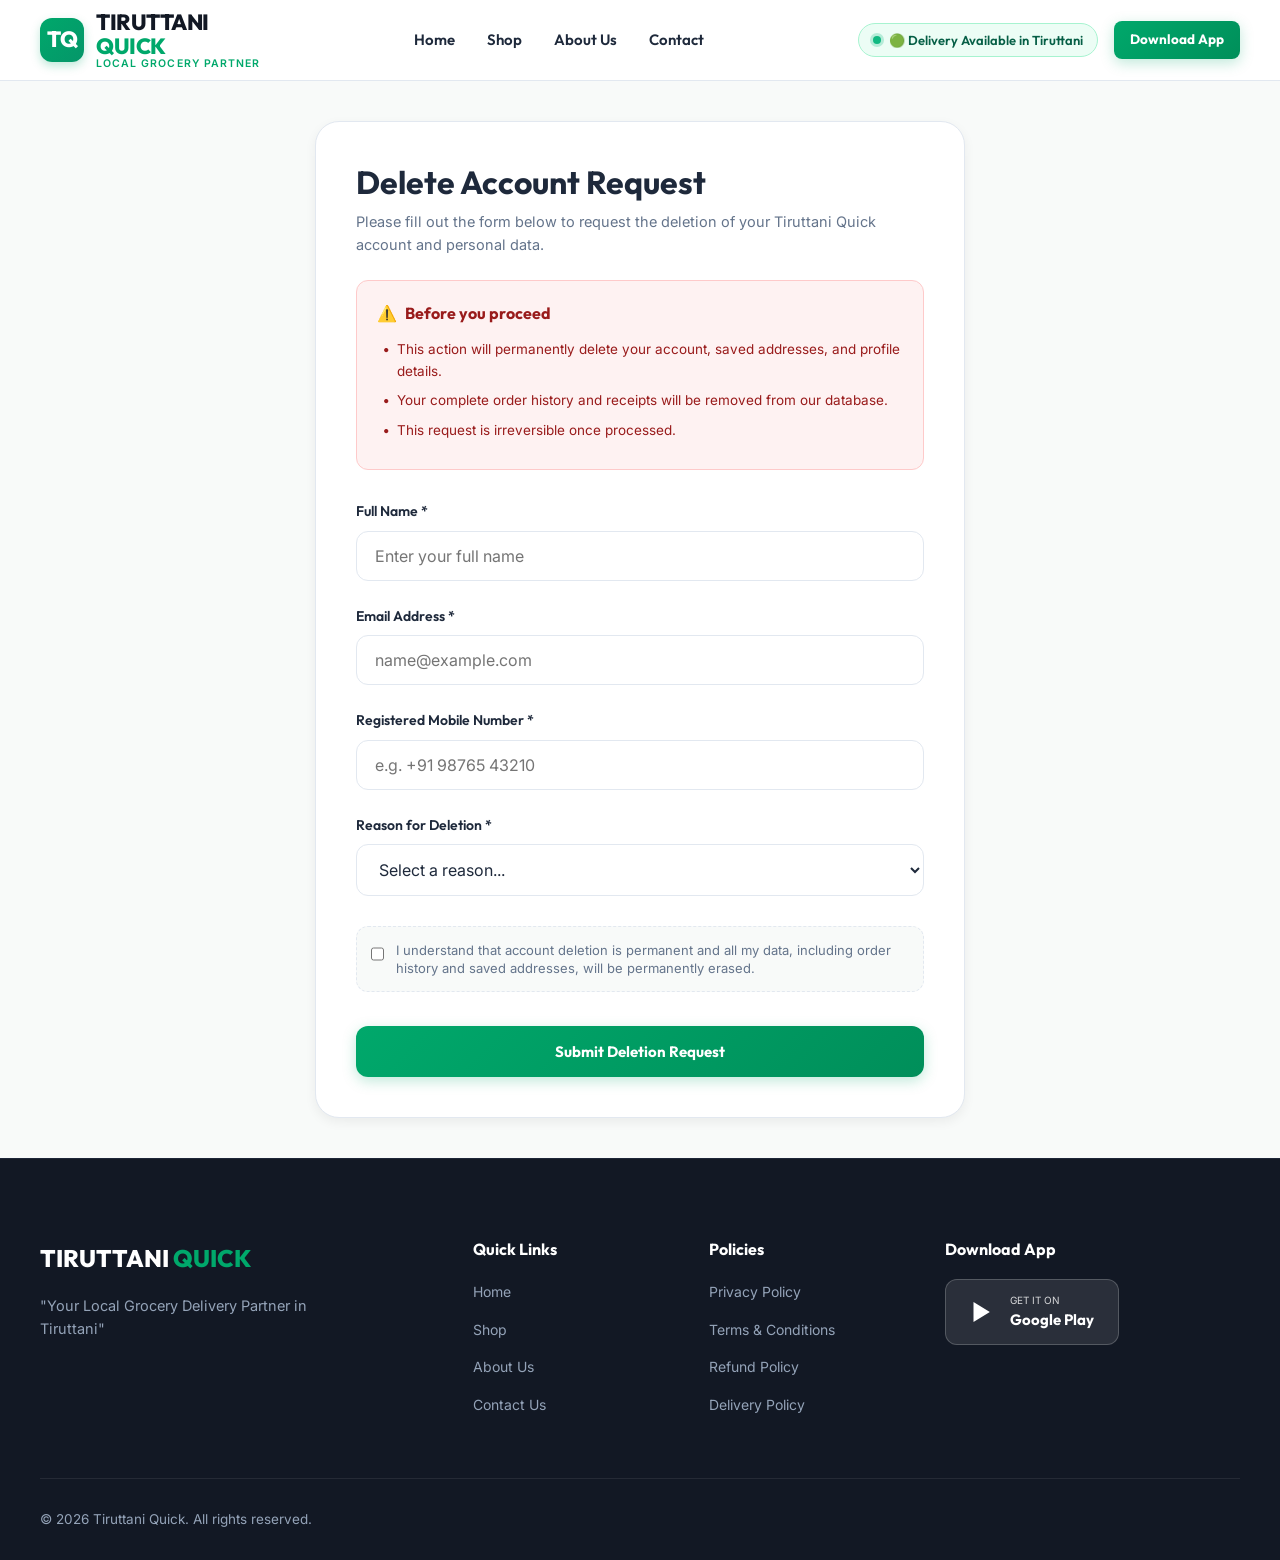
<file: delete-account.html>
<!DOCTYPE html>
<html lang="en">
<head>
  <meta charset="UTF-8">
  <meta name="viewport" content="width=device-width, initial-scale=1.0">
  <meta name="description" content="Request Account Deletion for Tiruttani Quick. Securely submit your account deletion request.">
  <title>Delete Account — Tiruttani Quick</title>
  
  <link rel="canonical" href="https://ranuka-stores.neocities.org/delete-account.html">
  <link rel="icon" type="image/svg+xml" href="data:image/svg+xml,<svg xmlns='http://www.w3.org/2000/svg' viewBox='0 0 100 100'><text y='.9em' font-size='90'>🛒</text></svg>">
  <link rel="stylesheet" href="css/style.css">
  
  <style>
    .form-container {
      background: var(--bg-surface);
      border: 1px solid var(--border-color);
      border-radius: var(--radius-xl);
      padding: 40px;
      max-width: 650px;
      margin: 40px auto;
      box-shadow: var(--shadow-md);
    }
    
    .warning-box {
      background: var(--danger-bg);
      border: 1px solid #FECACA;
      border-radius: var(--radius-md);
      padding: 20px;
      margin-bottom: 30px;
    }
    
    .warning-title {
      color: #991B1B;
      font-family: var(--font-title);
      font-size: 16px;
      font-weight: 700;
      display: flex;
      align-items: center;
      gap: 8px;
      margin-bottom: 12px;
    }
    
    .warning-list {
      list-style: none;
    }
    
    .warning-item {
      font-size: 13.5px;
      color: #991B1B;
      margin-bottom: 8px;
      padding-left: 20px;
      position: relative;
    }
    
    .warning-item::before {
      content: "•";
      position: absolute;
      left: 6px;
      color: #991B1B;
      font-weight: bold;
    }
    
    .checkbox-container {
      display: flex;
      align-items: flex-start;
      gap: 12px;
      cursor: pointer;
      user-select: none;
      padding: 14px;
      background: var(--bg-body);
      border-radius: var(--radius-md);
      border: 1px dashed var(--border-color);
    }
    
    .checkbox-container input {
      margin-top: 4px;
      width: 18px;
      height: 18px;
      accent-color: var(--primary);
    }
    
    .checkbox-label {
      font-size: 13px;
      color: var(--text-muted);
      line-height: 1.4;
    }
    
    .success-card {
      display: none;
      text-align: center;
    }
    
    .success-icon {
      width: 72px;
      height: 72px;
      background: var(--success-bg);
      border-radius: 50%;
      display: flex;
      justify-content: center;
      align-items: center;
      color: var(--success);
      margin: 0 auto 24px;
      font-size: 36px;
    }
  </style>
</head>
<body>
  
  <!-- Sticky Header Navigation -->
  <header class="site-header">
    <div class="container header-container">
      <a href="index.html" class="brand-logo-link">
        <div class="brand-logo-img">TQ</div>
        <div class="brand-title">
          TIRUTTANI <span>QUICK</span>
          <span class="brand-subtitle">Local Grocery Partner</span>
        </div>
      </a>

      <nav>
        <ul class="nav-menu">
          <li><a href="index.html" class="nav-link">Home</a></li>
          <li><a href="shop.html" class="nav-link">Shop</a></li>
          <li><a href="about.html" class="nav-link">About Us</a></li>
          <li><a href="contact.html" class="nav-link">Contact</a></li>
        </ul>
      </nav>

      <div class="header-actions">
        <div class="status-pill available status-pill-dynamic">
          <span class="status-dot"></span> 🟢 Delivery Available in Tiruttani
        </div>
        <a href="https://play.google.com/store/apps/details?id=com.thiruttaniquick.customer" target="_blank" rel="noopener" class="btn btn-primary btn-sm btn-download">
          Download App
        </a>
        <button class="mobile-toggle" id="mobileMenuToggle" aria-label="Toggle navigation menu">
          <svg width="24" height="24" fill="none" stroke="currentColor" stroke-width="2.5"><path d="M4 6h16M4 12h16M4 18h16"/></svg>
        </button>
      </div>
    </div>
  </header>

  <!-- Mobile Drawer -->
  <div class="mobile-drawer" id="mobileDrawer">
    <div class="mobile-drawer-content">
      <ul class="mobile-nav-list">
        <li><a href="index.html" class="mobile-nav-link">Home</a></li>
        <li><a href="shop.html" class="mobile-nav-link">Shop</a></li>
        <li><a href="about.html" class="mobile-nav-link">About Us</a></li>
        <li><a href="contact.html" class="mobile-nav-link">Contact Us</a></li>
        <li><a href="privacy-policy.html" class="mobile-nav-link">Privacy Policy</a></li>
        <li><a href="terms.html" class="mobile-nav-link">Terms & Conditions</a></li>
        <li><a href="refund-policy.html" class="mobile-nav-link">Refund Policy</a></li>
        <li><a href="delivery-policy.html" class="mobile-nav-link">Delivery Policy</a></li>
      </ul>
    </div>
  </div>

  <main class="container">
    
    <div class="form-container">
      
      <!-- Deletion Request Form -->
      <form id="deletionForm">
        <h1 style="font-size: 32px; margin-bottom: 8px;">Delete Account Request</h1>
        <p style="color: var(--text-muted); font-size: 14.5px; margin-bottom: 24px;">
          Please fill out the form below to request the deletion of your Tiruttani Quick account and personal data.
        </p>

        <!-- Warning Banner -->
        <div class="warning-box">
          <div class="warning-title">
            <span>⚠️</span> Before you proceed
          </div>
          <ul class="warning-list">
            <li class="warning-item">This action will permanently delete your account, saved addresses, and profile details.</li>
            <li class="warning-item">Your complete order history and receipts will be removed from our database.</li>
            <li class="warning-item">This request is irreversible once processed.</li>
          </ul>
        </div>

        <!-- Input: Full Name -->
        <div class="form-group">
          <label for="fullName" class="form-label">Full Name *</label>
          <input type="text" id="fullName" class="form-control" placeholder="Enter your full name" required>
        </div>

        <!-- Input: Email -->
        <div class="form-group">
          <label for="email" class="form-label">Email Address *</label>
          <input type="email" id="email" class="form-control" placeholder="name@example.com" required>
        </div>

        <!-- Input: Phone Number -->
        <div class="form-group">
          <label for="phone" class="form-label">Registered Mobile Number *</label>
          <input type="tel" id="phone" class="form-control" placeholder="e.g. +91 98765 43210" required>
        </div>

        <!-- Input: Reason -->
        <div class="form-group">
          <label for="reason" class="form-label">Reason for Deletion *</label>
          <select id="reason" class="form-control" required>
            <option value="" disabled selected>Select a reason...</option>
            <option value="no-longer-use">I no longer use this app</option>
            <option value="duplicate-account">I have a duplicate account</option>
            <option value="privacy-concerns">Privacy / data concerns</option>
            <option value="other">Other</option>
          </select>
        </div>

        <!-- Input: Confirmation Checkbox -->
        <div class="form-group" style="margin-top: 30px;">
          <label class="checkbox-container">
            <input type="checkbox" id="confirmCheckbox" required>
            <span class="checkbox-label">
              I understand that account deletion is permanent and all my data, including order history and saved addresses, will be permanently erased.
            </span>
          </label>
        </div>

        <!-- Submit Button -->
        <button type="submit" class="btn btn-primary" id="submitBtn" disabled style="width: 100%; margin-top: 10px; padding: 16px;">
          Submit Deletion Request
        </button>
      </form>

      <!-- Success Message -->
      <div class="success-card" id="successState">
        <div class="success-icon">✓</div>
        <h2 style="font-size: 24px; margin-bottom: 12px;">Request Submitted</h2>
        <p style="color: var(--text-muted); font-size: 15px; margin-bottom: 30px; line-height: 1.6;">
          Your request to delete your Tiruttani Quick account has been successfully submitted. <br><br>
          Our team will review and process your request within <strong>7 business days</strong>. A confirmation email will be sent to your registered address.
        </p>
        <a href="index.html" class="btn btn-primary" style="width: 100%;">
          Return to Home Page
        </a>
      </div>

    </div>
  </main>

  <!-- Footer -->
  <footer class="site-footer">
    <div class="container">
      <div class="footer-grid">
        <div class="footer-brand">
          <div class="footer-logo">TIRUTTANI <span>QUICK</span></div>
          <p class="footer-tagline">"Your Local Grocery Delivery Partner in Tiruttani"</p>
        </div>
        <div>
          <h4 class="footer-title">Quick Links</h4>
          <ul class="footer-links">
            <li><a href="index.html" class="footer-link">Home</a></li>
            <li><a href="shop.html" class="footer-link">Shop</a></li>
            <li><a href="about.html" class="footer-link">About Us</a></li>
            <li><a href="contact.html" class="footer-link">Contact Us</a></li>
          </ul>
        </div>
        <div>
          <h4 class="footer-title">Policies</h4>
          <ul class="footer-links">
            <li><a href="privacy-policy.html" class="footer-link">Privacy Policy</a></li>
            <li><a href="terms.html" class="footer-link">Terms & Conditions</a></li>
            <li><a href="refund-policy.html" class="footer-link">Refund Policy</a></li>
            <li><a href="delivery-policy.html" class="footer-link">Delivery Policy</a></li>
          </ul>
        </div>
        <div>
          <h4 class="footer-title">Download App</h4>
          <a href="https://play.google.com/store/apps/details?id=com.thiruttaniquick.customer" target="_blank" rel="noopener" class="store-btn">
            <svg viewBox="0 0 24 24" width="24" height="24"><path fill="currentColor" d="M3 20.5v-17l14 8.5-14 8.5zm1.5-14.8l10.2 6.3-10.2 6.2v-12.5z"/></svg>
            <div class="store-btn-text">
              <span>GET IT ON</span>
              <strong>Google Play</strong>
            </div>
          </a>
        </div>
      </div>
      <div class="footer-bottom">
        <div>© 2026 Tiruttani Quick. All rights reserved.</div>
      </div>
    </div>
  </footer>

  <script src="js/main.js"></script>
  <script>
    document.addEventListener('DOMContentLoaded', () => {
      const form = document.getElementById('deletionForm');
      const successState = document.getElementById('successState');
      const confirmCheckbox = document.getElementById('confirmCheckbox');
      const submitBtn = document.getElementById('submitBtn');

      confirmCheckbox.addEventListener('change', () => {
        submitBtn.disabled = !confirmCheckbox.checked;
      });

      form.addEventListener('submit', (e) => {
        e.preventDefault();
        submitBtn.disabled = true;
        submitBtn.innerText = 'Submitting request...';
        
        setTimeout(() => {
          form.style.display = 'none';
          successState.style.display = 'block';
        }, 1200);
      });
    });
  </script>
</body>
</html>
</file>
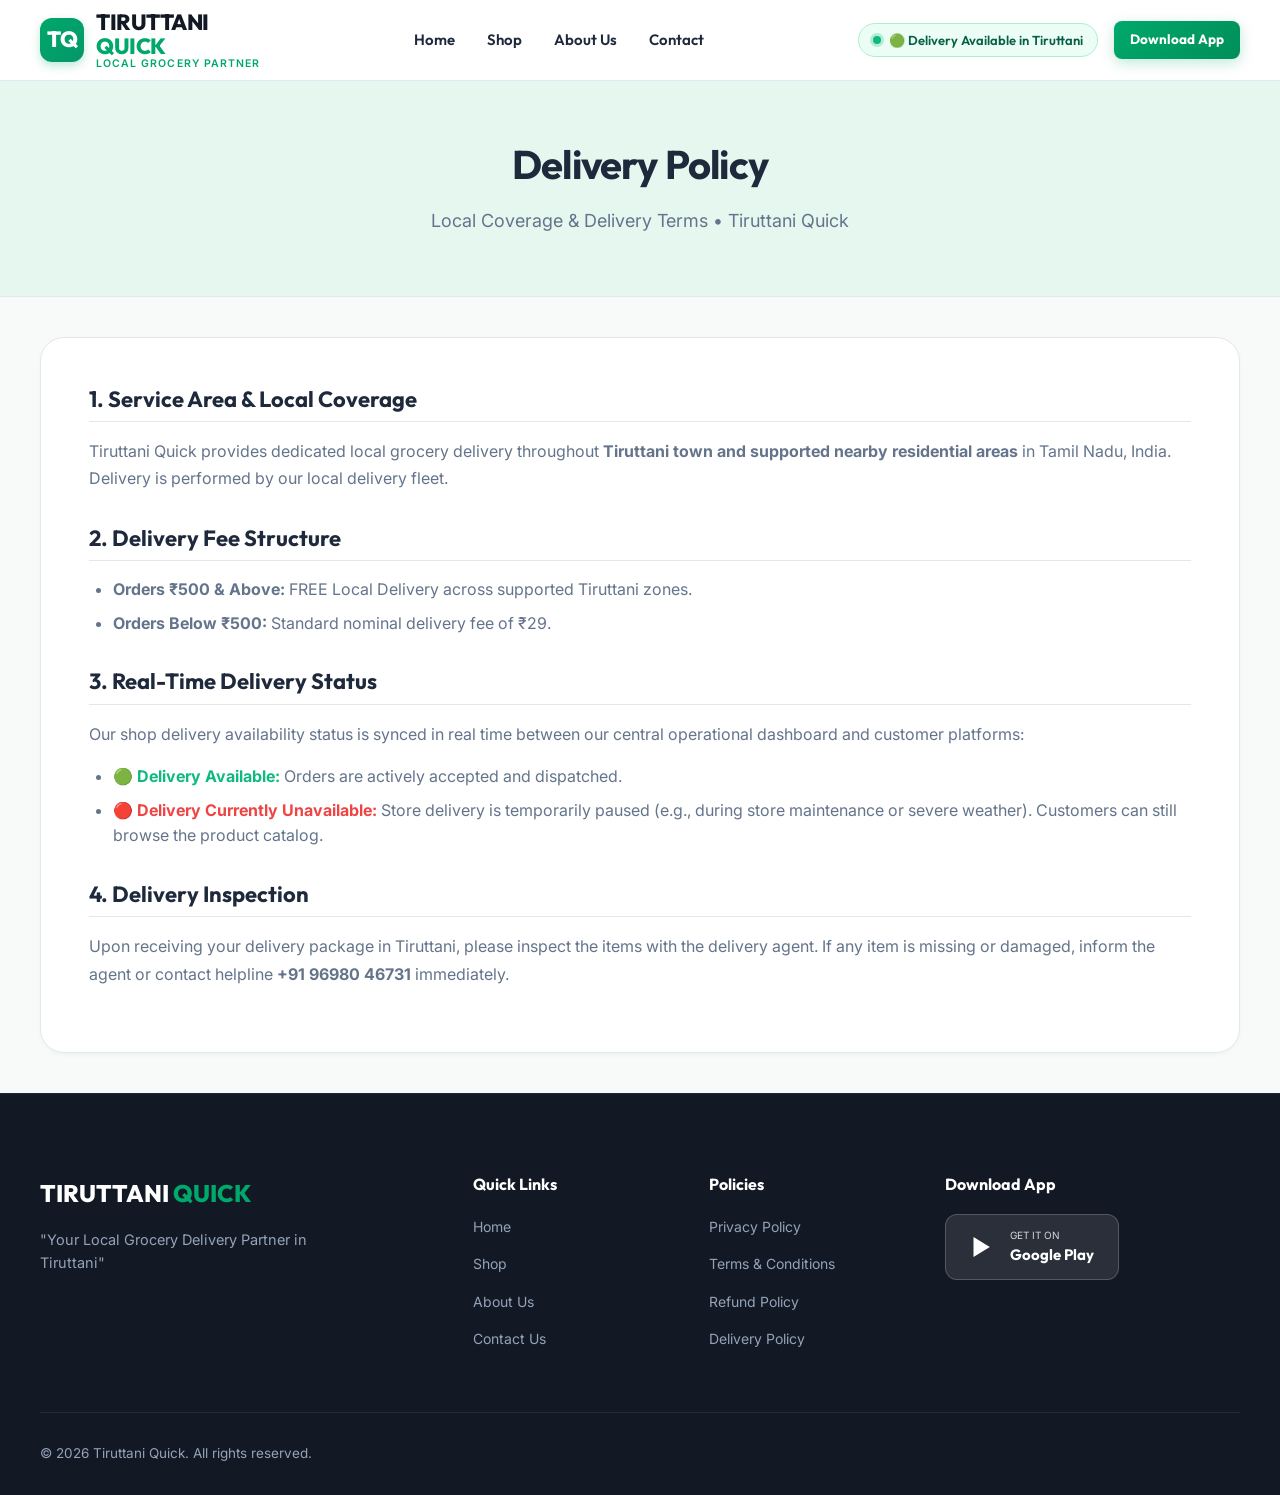
<file: delivery-policy.html>
<!DOCTYPE html>
<html lang="en">
<head>
  <meta charset="UTF-8">
  <meta name="viewport" content="width=device-width, initial-scale=1.0">
  
  <title>Delivery Policy — Tiruttani Quick</title>
  <meta name="title" content="Delivery Policy — Tiruttani Quick">
  <meta name="description" content="Delivery Policy for Tiruttani Quick. Information on delivery zones in Tiruttani, delivery fee structures (Free delivery above ₹500), and operational hours.">
  <link rel="canonical" href="https://ranuka-stores.neocities.org/delivery-policy.html">

  <link rel="icon" type="image/svg+xml" href="data:image/svg+xml,<svg xmlns='http://www.w3.org/2000/svg' viewBox='0 0 100 100'><text y='.9em' font-size='90'>🛒</text></svg>">
  <link rel="stylesheet" href="css/style.css">
</head>
<body>

  <!-- Sticky Header Navigation -->
  <header class="site-header">
    <div class="container header-container">
      <a href="index.html" class="brand-logo-link">
        <div class="brand-logo-img">TQ</div>
        <div class="brand-title">
          TIRUTTANI <span>QUICK</span>
          <span class="brand-subtitle">Local Grocery Partner</span>
        </div>
      </a>

      <nav>
        <ul class="nav-menu">
          <li><a href="index.html" class="nav-link">Home</a></li>
          <li><a href="shop.html" class="nav-link">Shop</a></li>
          <li><a href="about.html" class="nav-link">About Us</a></li>
          <li><a href="contact.html" class="nav-link">Contact</a></li>
        </ul>
      </nav>

      <div class="header-actions">
        <div class="status-pill available status-pill-dynamic">
          <span class="status-dot"></span> 🟢 Delivery Available in Tiruttani
        </div>
        <a href="https://play.google.com/store/apps/details?id=com.thiruttaniquick.customer" target="_blank" rel="noopener" class="btn btn-primary btn-sm btn-download">
          Download App
        </a>
        <button class="mobile-toggle" id="mobileMenuToggle" aria-label="Toggle navigation menu">
          <svg width="24" height="24" fill="none" stroke="currentColor" stroke-width="2.5"><path d="M4 6h16M4 12h16M4 18h16"/></svg>
        </button>
      </div>
    </div>
  </header>

  <!-- Mobile Drawer -->
  <div class="mobile-drawer" id="mobileDrawer">
    <div class="mobile-drawer-content">
      <ul class="mobile-nav-list">
        <li><a href="index.html" class="mobile-nav-link">Home</a></li>
        <li><a href="shop.html" class="mobile-nav-link">Shop</a></li>
        <li><a href="about.html" class="mobile-nav-link">About Us</a></li>
        <li><a href="contact.html" class="mobile-nav-link">Contact Us</a></li>
        <li><a href="privacy-policy.html" class="mobile-nav-link">Privacy Policy</a></li>
        <li><a href="terms.html" class="mobile-nav-link">Terms & Conditions</a></li>
        <li><a href="refund-policy.html" class="mobile-nav-link">Refund Policy</a></li>
        <li><a href="delivery-policy.html" class="mobile-nav-link active">Delivery Policy</a></li>
      </ul>
    </div>
  </div>

  <section class="policy-page-header">
    <div class="container">
      <h1 class="hero-title" style="font-size: 40px;">Delivery Policy</h1>
      <p class="hero-subtitle" style="margin: 0 auto;">Local Coverage & Delivery Terms • Tiruttani Quick</p>
    </div>
  </section>

  <main class="container">
    <div class="policy-content-card">
      <h2>1. Service Area & Local Coverage</h2>
      <p>
        Tiruttani Quick provides dedicated local grocery delivery throughout <strong>Tiruttani town and supported nearby residential areas</strong> in Tamil Nadu, India. Delivery is performed by our local delivery fleet.
      </p>

      <h2>2. Delivery Fee Structure</h2>
      <ul>
        <li><strong>Orders ₹500 & Above:</strong> FREE Local Delivery across supported Tiruttani zones.</li>
        <li><strong>Orders Below ₹500:</strong> Standard nominal delivery fee of ₹29.</li>
      </ul>

      <h2>3. Real-Time Delivery Status</h2>
      <p>
        Our shop delivery availability status is synced in real time between our central operational dashboard and customer platforms:
      </p>
      <ul>
        <li><strong style="color: var(--success);">🟢 Delivery Available:</strong> Orders are actively accepted and dispatched.</li>
        <li><strong style="color: var(--danger);">🔴 Delivery Currently Unavailable:</strong> Store delivery is temporarily paused (e.g., during store maintenance or severe weather). Customers can still browse the product catalog.</li>
      </ul>

      <h2>4. Delivery Inspection</h2>
      <p>
        Upon receiving your delivery package in Tiruttani, please inspect the items with the delivery agent. If any item is missing or damaged, inform the agent or contact helpline <strong>+91 96980 46731</strong> immediately.
      </p>
    </div>
  </main>

  <!-- Footer -->
  <footer class="site-footer">
    <div class="container">
      <div class="footer-grid">
        <div class="footer-brand">
          <div class="footer-logo">TIRUTTANI <span>QUICK</span></div>
          <p class="footer-tagline">"Your Local Grocery Delivery Partner in Tiruttani"</p>
        </div>
        <div>
          <h4 class="footer-title">Quick Links</h4>
          <ul class="footer-links">
            <li><a href="index.html" class="footer-link">Home</a></li>
            <li><a href="shop.html" class="footer-link">Shop</a></li>
            <li><a href="about.html" class="footer-link">About Us</a></li>
            <li><a href="contact.html" class="footer-link">Contact Us</a></li>
          </ul>
        </div>
        <div>
          <h4 class="footer-title">Policies</h4>
          <ul class="footer-links">
            <li><a href="privacy-policy.html" class="footer-link">Privacy Policy</a></li>
            <li><a href="terms.html" class="footer-link">Terms & Conditions</a></li>
            <li><a href="refund-policy.html" class="footer-link">Refund Policy</a></li>
            <li><a href="delivery-policy.html" class="footer-link">Delivery Policy</a></li>
          </ul>
        </div>
        <div>
          <h4 class="footer-title">Download App</h4>
          <a href="https://play.google.com/store/apps/details?id=com.thiruttaniquick.customer" target="_blank" rel="noopener" class="store-btn">
            <svg viewBox="0 0 24 24" width="24" height="24"><path fill="currentColor" d="M3 20.5v-17l14 8.5-14 8.5zm1.5-14.8l10.2 6.3-10.2 6.2v-12.5z"/></svg>
            <div class="store-btn-text">
              <span>GET IT ON</span>
              <strong>Google Play</strong>
            </div>
          </a>
        </div>
      </div>
      <div class="footer-bottom">
        <div>© 2026 Tiruttani Quick. All rights reserved.</div>
      </div>
    </div>
  </footer>

  <script src="js/main.js"></script>
</body>
</html>
</file>
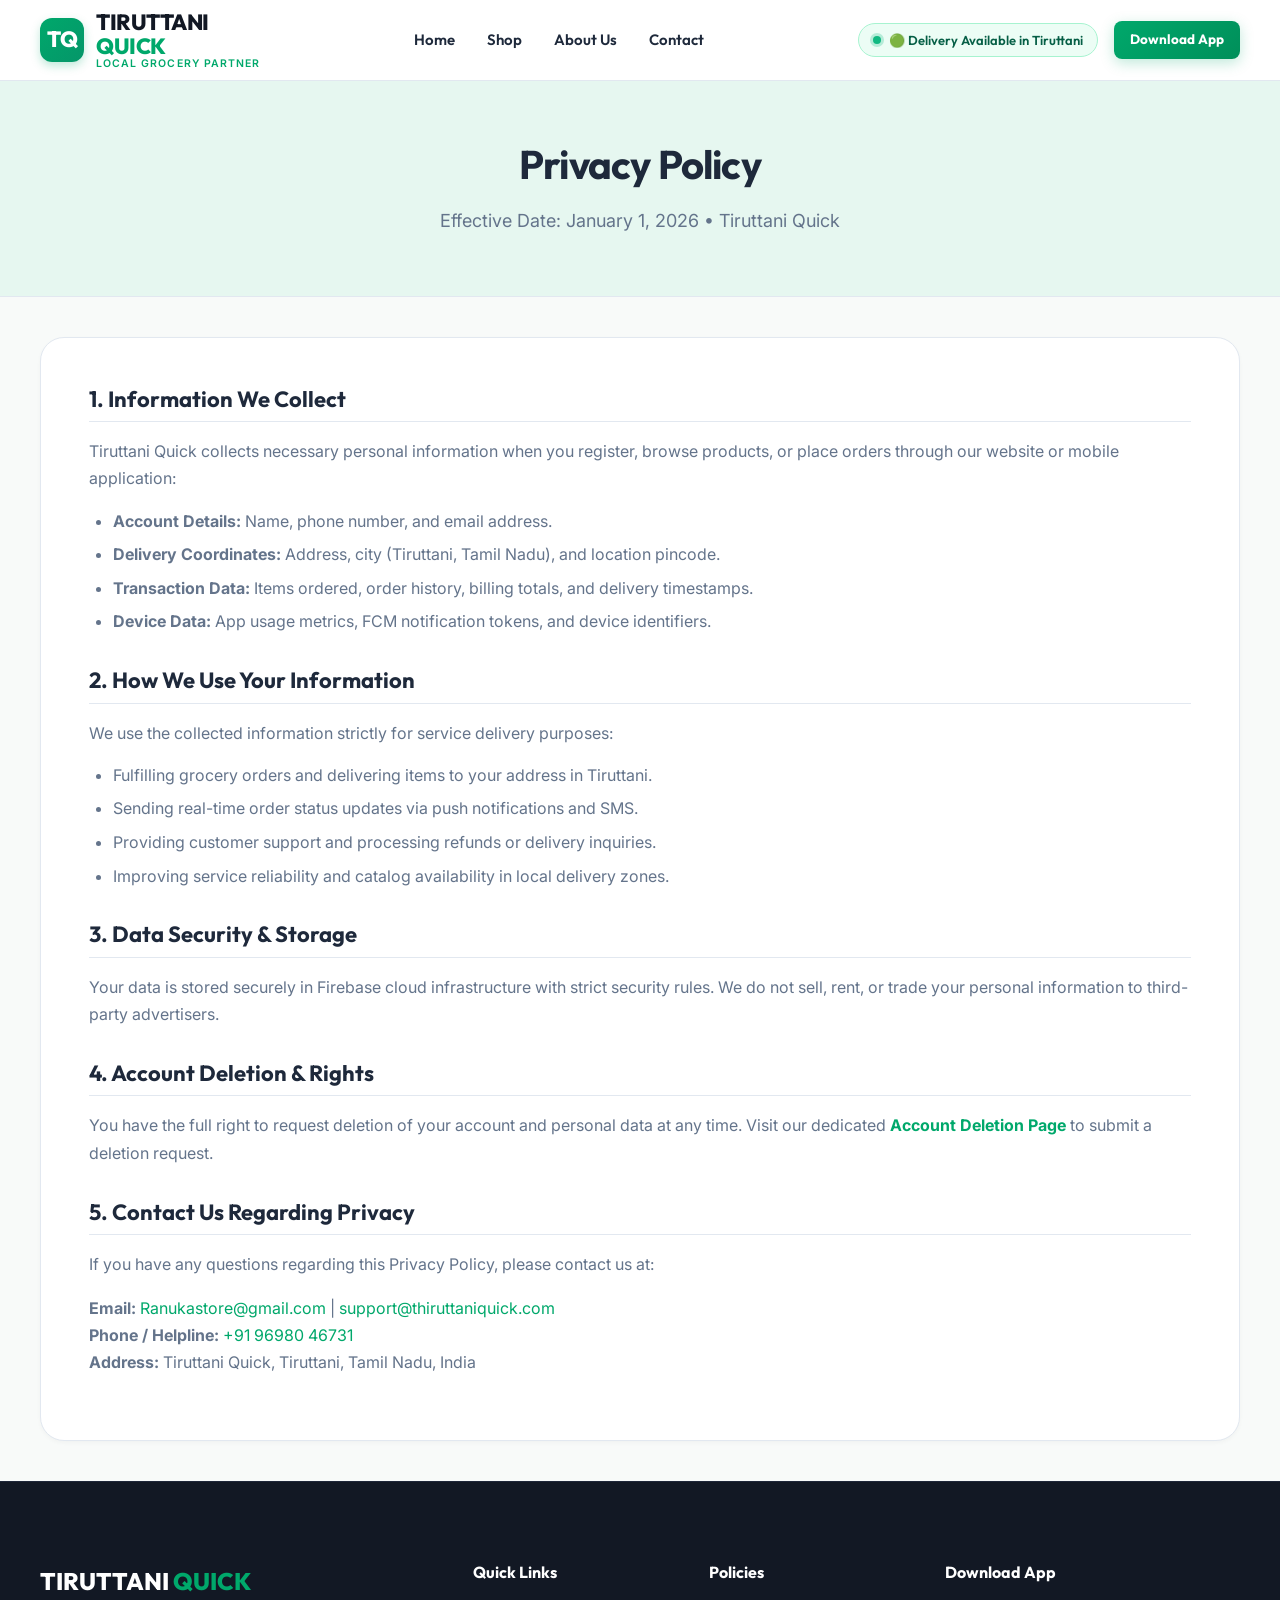
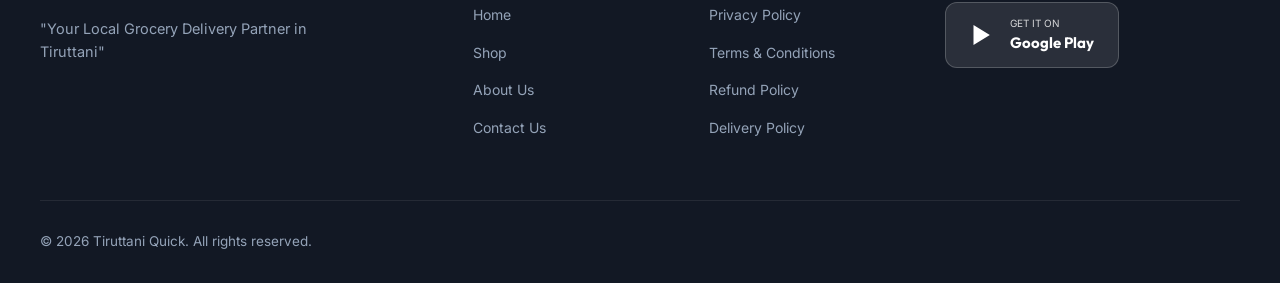
<file: privacy-policy.html>
<!DOCTYPE html>
<html lang="en">
<head>
  <meta charset="UTF-8">
  <meta name="viewport" content="width=device-width, initial-scale=1.0">
  
  <title>Privacy Policy — Tiruttani Quick</title>
  <meta name="title" content="Privacy Policy — Tiruttani Quick">
  <meta name="description" content="Official Privacy Policy for Tiruttani Quick. Read about how we collect, use, protect, and handle your data for online grocery delivery in Tiruttani.">
  <link rel="canonical" href="https://ranuka-stores.neocities.org/privacy-policy.html">

  <link rel="icon" type="image/svg+xml" href="data:image/svg+xml,<svg xmlns='http://www.w3.org/2000/svg' viewBox='0 0 100 100'><text y='.9em' font-size='90'>🛒</text></svg>">
  <link rel="stylesheet" href="css/style.css">
</head>
<body>

  <!-- Sticky Header Navigation -->
  <header class="site-header">
    <div class="container header-container">
      <a href="index.html" class="brand-logo-link">
        <div class="brand-logo-img">TQ</div>
        <div class="brand-title">
          TIRUTTANI <span>QUICK</span>
          <span class="brand-subtitle">Local Grocery Partner</span>
        </div>
      </a>

      <!-- Desktop Nav Menu -->
      <nav>
        <ul class="nav-menu">
          <li><a href="index.html" class="nav-link">Home</a></li>
          <li><a href="shop.html" class="nav-link">Shop</a></li>
          <li><a href="about.html" class="nav-link">About Us</a></li>
          <li><a href="contact.html" class="nav-link">Contact</a></li>
        </ul>
      </nav>

      <!-- Desktop Actions -->
      <div class="header-actions">
        <div class="status-pill available status-pill-dynamic">
          <span class="status-dot"></span> 🟢 Delivery Available in Tiruttani
        </div>
        <a href="https://play.google.com/store/apps/details?id=com.thiruttaniquick.customer" target="_blank" rel="noopener" class="btn btn-primary btn-sm btn-download">
          Download App
        </a>
        <button class="mobile-toggle" id="mobileMenuToggle" aria-label="Toggle navigation menu">
          <svg width="24" height="24" fill="none" stroke="currentColor" stroke-width="2.5"><path d="M4 6h16M4 12h16M4 18h16"/></svg>
        </button>
      </div>
    </div>
  </header>

  <!-- Mobile Drawer Menu -->
  <div class="mobile-drawer" id="mobileDrawer">
    <div class="mobile-drawer-content">
      <ul class="mobile-nav-list">
        <li><a href="index.html" class="mobile-nav-link">Home</a></li>
        <li><a href="shop.html" class="mobile-nav-link">Shop</a></li>
        <li><a href="about.html" class="mobile-nav-link">About Us</a></li>
        <li><a href="contact.html" class="mobile-nav-link">Contact Us</a></li>
        <li><a href="privacy-policy.html" class="mobile-nav-link active">Privacy Policy</a></li>
        <li><a href="terms.html" class="mobile-nav-link">Terms & Conditions</a></li>
        <li><a href="refund-policy.html" class="mobile-nav-link">Refund Policy</a></li>
        <li><a href="delivery-policy.html" class="mobile-nav-link">Delivery Policy</a></li>
      </ul>
    </div>
  </div>

  <!-- Page Header -->
  <section class="policy-page-header">
    <div class="container">
      <h1 class="hero-title" style="font-size: 40px;">Privacy Policy</h1>
      <p class="hero-subtitle" style="margin: 0 auto;">Effective Date: January 1, 2026 • Tiruttani Quick</p>
    </div>
  </section>

  <main class="container">
    <div class="policy-content-card">
      <h2>1. Information We Collect</h2>
      <p>
        Tiruttani Quick collects necessary personal information when you register, browse products, or place orders through our website or mobile application:
      </p>
      <ul>
        <li><strong>Account Details:</strong> Name, phone number, and email address.</li>
        <li><strong>Delivery Coordinates:</strong> Address, city (Tiruttani, Tamil Nadu), and location pincode.</li>
        <li><strong>Transaction Data:</strong> Items ordered, order history, billing totals, and delivery timestamps.</li>
        <li><strong>Device Data:</strong> App usage metrics, FCM notification tokens, and device identifiers.</li>
      </ul>

      <h2>2. How We Use Your Information</h2>
      <p>We use the collected information strictly for service delivery purposes:</p>
      <ul>
        <li>Fulfilling grocery orders and delivering items to your address in Tiruttani.</li>
        <li>Sending real-time order status updates via push notifications and SMS.</li>
        <li>Providing customer support and processing refunds or delivery inquiries.</li>
        <li>Improving service reliability and catalog availability in local delivery zones.</li>
      </ul>

      <h2>3. Data Security & Storage</h2>
      <p>
        Your data is stored securely in Firebase cloud infrastructure with strict security rules. We do not sell, rent, or trade your personal information to third-party advertisers.
      </p>

      <h2>4. Account Deletion & Rights</h2>
      <p>
        You have the full right to request deletion of your account and personal data at any time. Visit our dedicated <a href="delete-account.html" style="color: var(--primary); font-weight: 700;">Account Deletion Page</a> to submit a deletion request.
      </p>

      <h2>5. Contact Us Regarding Privacy</h2>
      <p>If you have any questions regarding this Privacy Policy, please contact us at:</p>
      <p>
        <strong>Email:</strong> <a href="mailto:Ranukastore@gmail.com" style="color: var(--primary);">Ranukastore@gmail.com</a> | <a href="mailto:support@thiruttaniquick.com" style="color: var(--primary);">support@thiruttaniquick.com</a><br>
        <strong>Phone / Helpline:</strong> <a href="tel:+919698046731" style="color: var(--primary);">+91 96980 46731</a><br>
        <strong>Address:</strong> Tiruttani Quick, Tiruttani, Tamil Nadu, India
      </p>
    </div>
  </main>

  <!-- Footer -->
  <footer class="site-footer">
    <div class="container">
      <div class="footer-grid">
        <div class="footer-brand">
          <div class="footer-logo">TIRUTTANI <span>QUICK</span></div>
          <p class="footer-tagline">"Your Local Grocery Delivery Partner in Tiruttani"</p>
        </div>
        <div>
          <h4 class="footer-title">Quick Links</h4>
          <ul class="footer-links">
            <li><a href="index.html" class="footer-link">Home</a></li>
            <li><a href="shop.html" class="footer-link">Shop</a></li>
            <li><a href="about.html" class="footer-link">About Us</a></li>
            <li><a href="contact.html" class="footer-link">Contact Us</a></li>
          </ul>
        </div>
        <div>
          <h4 class="footer-title">Policies</h4>
          <ul class="footer-links">
            <li><a href="privacy-policy.html" class="footer-link">Privacy Policy</a></li>
            <li><a href="terms.html" class="footer-link">Terms & Conditions</a></li>
            <li><a href="refund-policy.html" class="footer-link">Refund Policy</a></li>
            <li><a href="delivery-policy.html" class="footer-link">Delivery Policy</a></li>
          </ul>
        </div>
        <div>
          <h4 class="footer-title">Download App</h4>
          <a href="https://play.google.com/store/apps/details?id=com.thiruttaniquick.customer" target="_blank" rel="noopener" class="store-btn">
            <svg viewBox="0 0 24 24" width="24" height="24"><path fill="currentColor" d="M3 20.5v-17l14 8.5-14 8.5zm1.5-14.8l10.2 6.3-10.2 6.2v-12.5z"/></svg>
            <div class="store-btn-text">
              <span>GET IT ON</span>
              <strong>Google Play</strong>
            </div>
          </a>
        </div>
      </div>
      <div class="footer-bottom">
        <div>© 2026 Tiruttani Quick. All rights reserved.</div>
      </div>
    </div>
  </footer>

  <script src="js/main.js"></script>
</body>
</html>
</file>
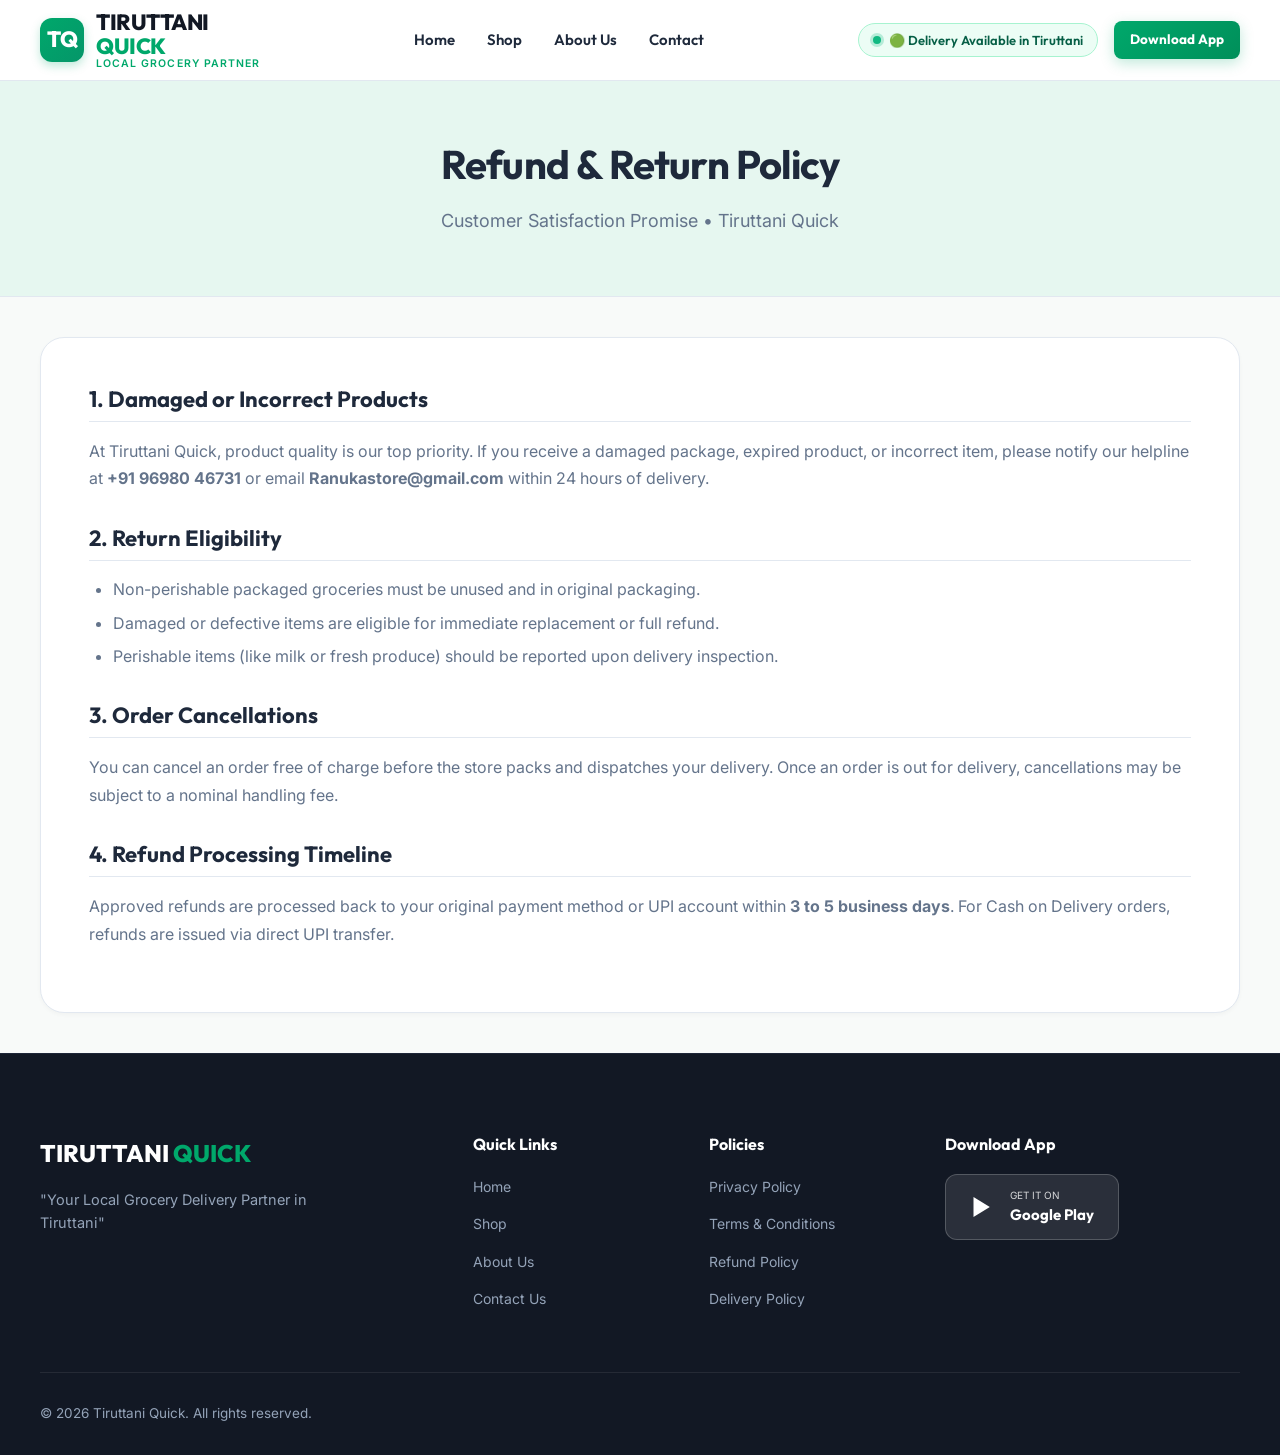
<file: refund-policy.html>
<!DOCTYPE html>
<html lang="en">
<head>
  <meta charset="UTF-8">
  <meta name="viewport" content="width=device-width, initial-scale=1.0">
  
  <title>Refund Policy — Tiruttani Quick</title>
  <meta name="title" content="Refund Policy — Tiruttani Quick">
  <meta name="description" content="Refund and Cancellation Policy for Tiruttani Quick. Understand how return, missing item claims, and refund processing work for grocery orders in Tiruttani.">
  <link rel="canonical" href="https://ranuka-stores.neocities.org/refund-policy.html">

  <link rel="icon" type="image/svg+xml" href="data:image/svg+xml,<svg xmlns='http://www.w3.org/2000/svg' viewBox='0 0 100 100'><text y='.9em' font-size='90'>🛒</text></svg>">
  <link rel="stylesheet" href="css/style.css">
</head>
<body>

  <!-- Sticky Header Navigation -->
  <header class="site-header">
    <div class="container header-container">
      <a href="index.html" class="brand-logo-link">
        <div class="brand-logo-img">TQ</div>
        <div class="brand-title">
          TIRUTTANI <span>QUICK</span>
          <span class="brand-subtitle">Local Grocery Partner</span>
        </div>
      </a>

      <nav>
        <ul class="nav-menu">
          <li><a href="index.html" class="nav-link">Home</a></li>
          <li><a href="shop.html" class="nav-link">Shop</a></li>
          <li><a href="about.html" class="nav-link">About Us</a></li>
          <li><a href="contact.html" class="nav-link">Contact</a></li>
        </ul>
      </nav>

      <div class="header-actions">
        <div class="status-pill available status-pill-dynamic">
          <span class="status-dot"></span> 🟢 Delivery Available in Tiruttani
        </div>
        <a href="https://play.google.com/store/apps/details?id=com.thiruttaniquick.customer" target="_blank" rel="noopener" class="btn btn-primary btn-sm btn-download">
          Download App
        </a>
        <button class="mobile-toggle" id="mobileMenuToggle" aria-label="Toggle navigation menu">
          <svg width="24" height="24" fill="none" stroke="currentColor" stroke-width="2.5"><path d="M4 6h16M4 12h16M4 18h16"/></svg>
        </button>
      </div>
    </div>
  </header>

  <!-- Mobile Drawer -->
  <div class="mobile-drawer" id="mobileDrawer">
    <div class="mobile-drawer-content">
      <ul class="mobile-nav-list">
        <li><a href="index.html" class="mobile-nav-link">Home</a></li>
        <li><a href="shop.html" class="mobile-nav-link">Shop</a></li>
        <li><a href="about.html" class="mobile-nav-link">About Us</a></li>
        <li><a href="contact.html" class="mobile-nav-link">Contact Us</a></li>
        <li><a href="privacy-policy.html" class="mobile-nav-link">Privacy Policy</a></li>
        <li><a href="terms.html" class="mobile-nav-link">Terms & Conditions</a></li>
        <li><a href="refund-policy.html" class="mobile-nav-link active">Refund Policy</a></li>
        <li><a href="delivery-policy.html" class="mobile-nav-link">Delivery Policy</a></li>
      </ul>
    </div>
  </div>

  <section class="policy-page-header">
    <div class="container">
      <h1 class="hero-title" style="font-size: 40px;">Refund & Return Policy</h1>
      <p class="hero-subtitle" style="margin: 0 auto;">Customer Satisfaction Promise • Tiruttani Quick</p>
    </div>
  </section>

  <main class="container">
    <div class="policy-content-card">
      <h2>1. Damaged or Incorrect Products</h2>
      <p>
        At Tiruttani Quick, product quality is our top priority. If you receive a damaged package, expired product, or incorrect item, please notify our helpline at <strong>+91 96980 46731</strong> or email <strong>Ranukastore@gmail.com</strong> within 24 hours of delivery.
      </p>

      <h2>2. Return Eligibility</h2>
      <ul>
        <li>Non-perishable packaged groceries must be unused and in original packaging.</li>
        <li>Damaged or defective items are eligible for immediate replacement or full refund.</li>
        <li>Perishable items (like milk or fresh produce) should be reported upon delivery inspection.</li>
      </ul>

      <h2>3. Order Cancellations</h2>
      <p>
        You can cancel an order free of charge before the store packs and dispatches your delivery. Once an order is out for delivery, cancellations may be subject to a nominal handling fee.
      </p>

      <h2>4. Refund Processing Timeline</h2>
      <p>
        Approved refunds are processed back to your original payment method or UPI account within <strong>3 to 5 business days</strong>. For Cash on Delivery orders, refunds are issued via direct UPI transfer.
      </p>
    </div>
  </main>

  <!-- Footer -->
  <footer class="site-footer">
    <div class="container">
      <div class="footer-grid">
        <div class="footer-brand">
          <div class="footer-logo">TIRUTTANI <span>QUICK</span></div>
          <p class="footer-tagline">"Your Local Grocery Delivery Partner in Tiruttani"</p>
        </div>
        <div>
          <h4 class="footer-title">Quick Links</h4>
          <ul class="footer-links">
            <li><a href="index.html" class="footer-link">Home</a></li>
            <li><a href="shop.html" class="footer-link">Shop</a></li>
            <li><a href="about.html" class="footer-link">About Us</a></li>
            <li><a href="contact.html" class="footer-link">Contact Us</a></li>
          </ul>
        </div>
        <div>
          <h4 class="footer-title">Policies</h4>
          <ul class="footer-links">
            <li><a href="privacy-policy.html" class="footer-link">Privacy Policy</a></li>
            <li><a href="terms.html" class="footer-link">Terms & Conditions</a></li>
            <li><a href="refund-policy.html" class="footer-link">Refund Policy</a></li>
            <li><a href="delivery-policy.html" class="footer-link">Delivery Policy</a></li>
          </ul>
        </div>
        <div>
          <h4 class="footer-title">Download App</h4>
          <a href="https://play.google.com/store/apps/details?id=com.thiruttaniquick.customer" target="_blank" rel="noopener" class="store-btn">
            <svg viewBox="0 0 24 24" width="24" height="24"><path fill="currentColor" d="M3 20.5v-17l14 8.5-14 8.5zm1.5-14.8l10.2 6.3-10.2 6.2v-12.5z"/></svg>
            <div class="store-btn-text">
              <span>GET IT ON</span>
              <strong>Google Play</strong>
            </div>
          </a>
        </div>
      </div>
      <div class="footer-bottom">
        <div>© 2026 Tiruttani Quick. All rights reserved.</div>
      </div>
    </div>
  </footer>

  <script src="js/main.js"></script>
</body>
</html>
</file>
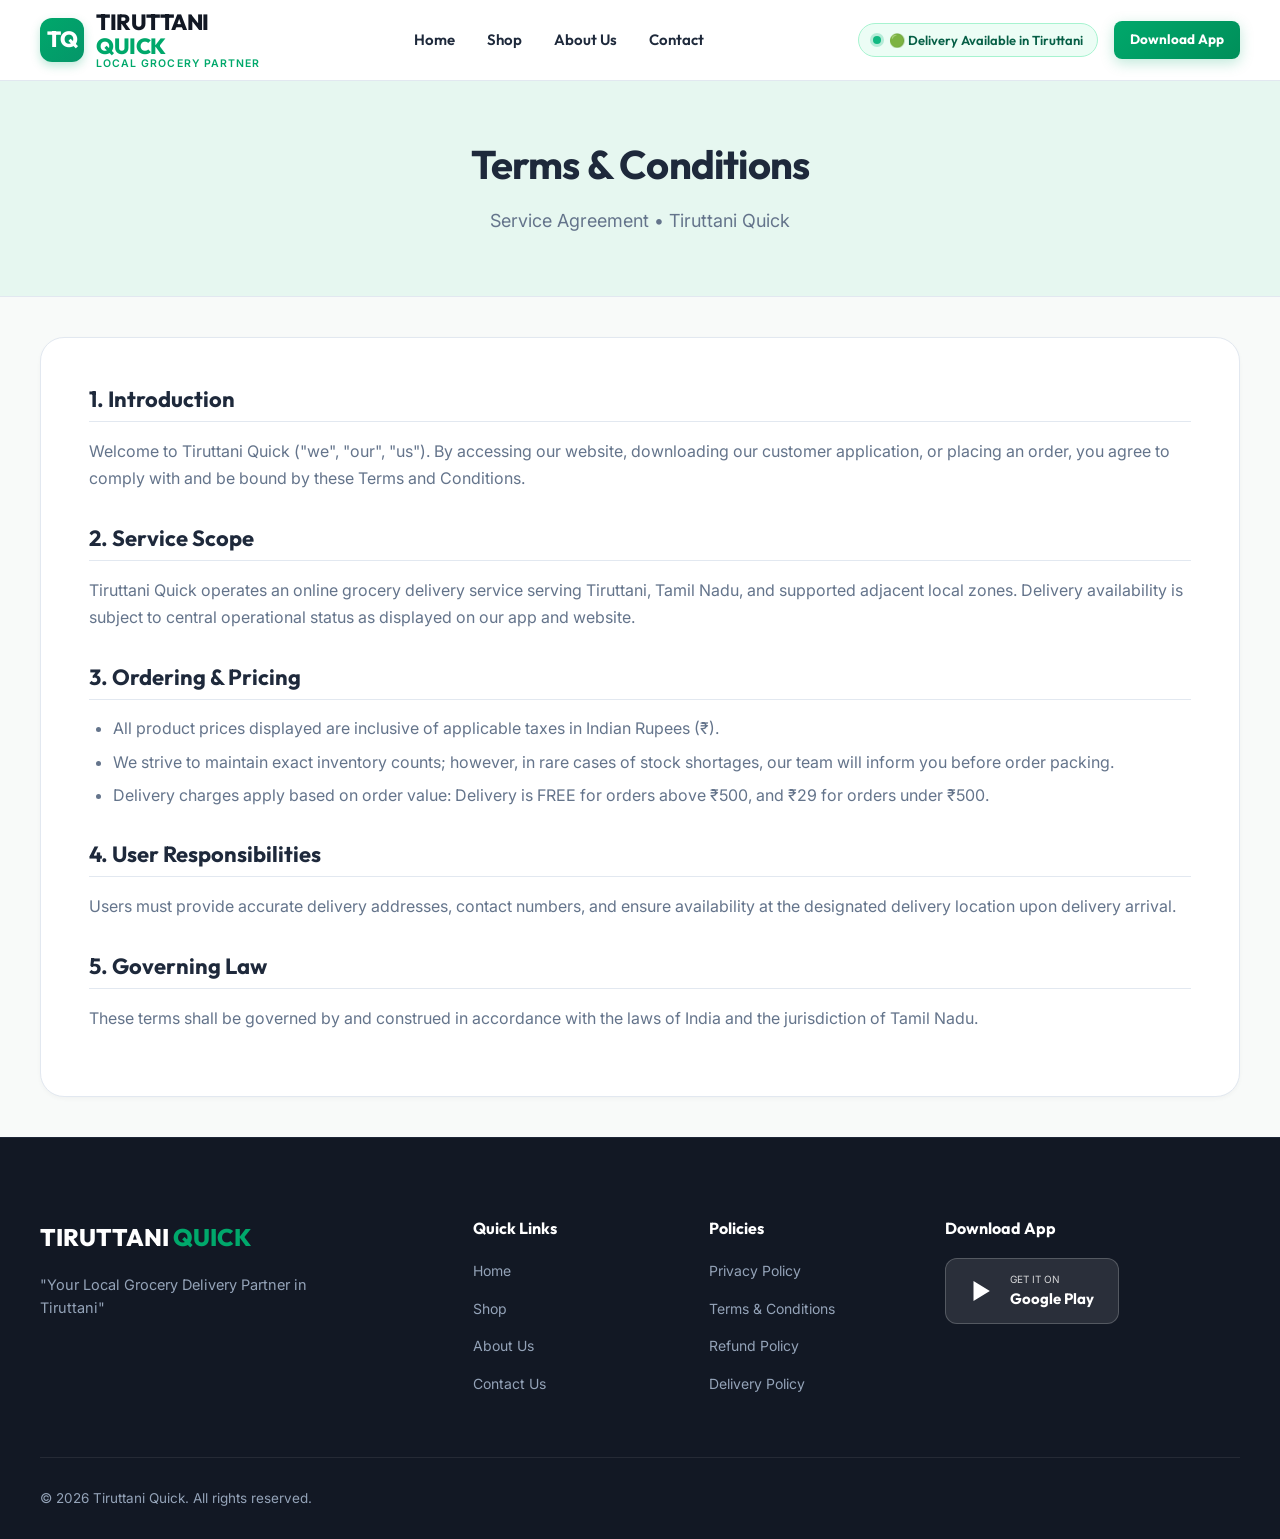
<file: terms.html>
<!DOCTYPE html>
<html lang="en">
<head>
  <meta charset="UTF-8">
  <meta name="viewport" content="width=device-width, initial-scale=1.0">
  
  <title>Terms & Conditions — Tiruttani Quick</title>
  <meta name="title" content="Terms & Conditions — Tiruttani Quick">
  <meta name="description" content="Terms and Conditions of Service for Tiruttani Quick grocery platform in Tiruttani, Tamil Nadu. Read ordering rules, pricing terms, and service guidelines.">
  <link rel="canonical" href="https://ranuka-stores.neocities.org/terms.html">

  <link rel="icon" type="image/svg+xml" href="data:image/svg+xml,<svg xmlns='http://www.w3.org/2000/svg' viewBox='0 0 100 100'><text y='.9em' font-size='90'>🛒</text></svg>">
  <link rel="stylesheet" href="css/style.css">
</head>
<body>

  <!-- Sticky Header Navigation -->
  <header class="site-header">
    <div class="container header-container">
      <a href="index.html" class="brand-logo-link">
        <div class="brand-logo-img">TQ</div>
        <div class="brand-title">
          TIRUTTANI <span>QUICK</span>
          <span class="brand-subtitle">Local Grocery Partner</span>
        </div>
      </a>

      <nav>
        <ul class="nav-menu">
          <li><a href="index.html" class="nav-link">Home</a></li>
          <li><a href="shop.html" class="nav-link">Shop</a></li>
          <li><a href="about.html" class="nav-link">About Us</a></li>
          <li><a href="contact.html" class="nav-link">Contact</a></li>
        </ul>
      </nav>

      <div class="header-actions">
        <div class="status-pill available status-pill-dynamic">
          <span class="status-dot"></span> 🟢 Delivery Available in Tiruttani
        </div>
        <a href="https://play.google.com/store/apps/details?id=com.thiruttaniquick.customer" target="_blank" rel="noopener" class="btn btn-primary btn-sm btn-download">
          Download App
        </a>
        <button class="mobile-toggle" id="mobileMenuToggle" aria-label="Toggle navigation menu">
          <svg width="24" height="24" fill="none" stroke="currentColor" stroke-width="2.5"><path d="M4 6h16M4 12h16M4 18h16"/></svg>
        </button>
      </div>
    </div>
  </header>

  <!-- Mobile Drawer -->
  <div class="mobile-drawer" id="mobileDrawer">
    <div class="mobile-drawer-content">
      <ul class="mobile-nav-list">
        <li><a href="index.html" class="mobile-nav-link">Home</a></li>
        <li><a href="shop.html" class="mobile-nav-link">Shop</a></li>
        <li><a href="about.html" class="mobile-nav-link">About Us</a></li>
        <li><a href="contact.html" class="mobile-nav-link">Contact Us</a></li>
        <li><a href="privacy-policy.html" class="mobile-nav-link">Privacy Policy</a></li>
        <li><a href="terms.html" class="mobile-nav-link active">Terms & Conditions</a></li>
        <li><a href="refund-policy.html" class="mobile-nav-link">Refund Policy</a></li>
        <li><a href="delivery-policy.html" class="mobile-nav-link">Delivery Policy</a></li>
      </ul>
    </div>
  </div>

  <section class="policy-page-header">
    <div class="container">
      <h1 class="hero-title" style="font-size: 40px;">Terms & Conditions</h1>
      <p class="hero-subtitle" style="margin: 0 auto;">Service Agreement • Tiruttani Quick</p>
    </div>
  </section>

  <main class="container">
    <div class="policy-content-card">
      <h2>1. Introduction</h2>
      <p>
        Welcome to Tiruttani Quick ("we", "our", "us"). By accessing our website, downloading our customer application, or placing an order, you agree to comply with and be bound by these Terms and Conditions.
      </p>

      <h2>2. Service Scope</h2>
      <p>
        Tiruttani Quick operates an online grocery delivery service serving Tiruttani, Tamil Nadu, and supported adjacent local zones. Delivery availability is subject to central operational status as displayed on our app and website.
      </p>

      <h2>3. Ordering & Pricing</h2>
      <ul>
        <li>All product prices displayed are inclusive of applicable taxes in Indian Rupees (₹).</li>
        <li>We strive to maintain exact inventory counts; however, in rare cases of stock shortages, our team will inform you before order packing.</li>
        <li>Delivery charges apply based on order value: Delivery is FREE for orders above ₹500, and ₹29 for orders under ₹500.</li>
      </ul>

      <h2>4. User Responsibilities</h2>
      <p>
        Users must provide accurate delivery addresses, contact numbers, and ensure availability at the designated delivery location upon delivery arrival.
      </p>

      <h2>5. Governing Law</h2>
      <p>
        These terms shall be governed by and construed in accordance with the laws of India and the jurisdiction of Tamil Nadu.
      </p>
    </div>
  </main>

  <!-- Footer -->
  <footer class="site-footer">
    <div class="container">
      <div class="footer-grid">
        <div class="footer-brand">
          <div class="footer-logo">TIRUTTANI <span>QUICK</span></div>
          <p class="footer-tagline">"Your Local Grocery Delivery Partner in Tiruttani"</p>
        </div>
        <div>
          <h4 class="footer-title">Quick Links</h4>
          <ul class="footer-links">
            <li><a href="index.html" class="footer-link">Home</a></li>
            <li><a href="shop.html" class="footer-link">Shop</a></li>
            <li><a href="about.html" class="footer-link">About Us</a></li>
            <li><a href="contact.html" class="footer-link">Contact Us</a></li>
          </ul>
        </div>
        <div>
          <h4 class="footer-title">Policies</h4>
          <ul class="footer-links">
            <li><a href="privacy-policy.html" class="footer-link">Privacy Policy</a></li>
            <li><a href="terms.html" class="footer-link">Terms & Conditions</a></li>
            <li><a href="refund-policy.html" class="footer-link">Refund Policy</a></li>
            <li><a href="delivery-policy.html" class="footer-link">Delivery Policy</a></li>
          </ul>
        </div>
        <div>
          <h4 class="footer-title">Download App</h4>
          <a href="https://play.google.com/store/apps/details?id=com.thiruttaniquick.customer" target="_blank" rel="noopener" class="store-btn">
            <svg viewBox="0 0 24 24" width="24" height="24"><path fill="currentColor" d="M3 20.5v-17l14 8.5-14 8.5zm1.5-14.8l10.2 6.3-10.2 6.2v-12.5z"/></svg>
            <div class="store-btn-text">
              <span>GET IT ON</span>
              <strong>Google Play</strong>
            </div>
          </a>
        </div>
      </div>
      <div class="footer-bottom">
        <div>© 2026 Tiruttani Quick. All rights reserved.</div>
      </div>
    </div>
  </footer>

  <script src="js/main.js"></script>
</body>
</html>
</file>
<file: css/style.css>
/* ==========================================================================
   Tiruttani Quick — Master Design System & Core Stylesheet
   Color Palette: Emerald Leaf (#00A86B), Amber Accent (#F5A623), Clean Surfaces
   ========================================================================== */

@import url('https://fonts.googleapis.com/css2?family=Inter:wght@300;400;500;600;700&family=Outfit:wght@500;600;700;800&display=swap');

:root {
  /* Brand Primary & Variant Colors */
  --primary: #00A86B;
  --primary-hover: #008f5a;
  --primary-light: #E6F7F0;
  --primary-rgb: 0, 168, 107;

  /* Accent Colors (Amber / Warm Gold) */
  --accent: #F5A623;
  --accent-hover: #e09419;
  --accent-light: #FFF8E7;
  --accent-rgb: 245, 166, 35;

  /* Dark Theme / Dark Elements */
  --dark: #121824;
  --dark-surface: #1E2638;
  --dark-text: #FFFFFF;
  --dark-muted: #94A3B8;

  /* Surface & Backgrounds */
  --bg-body: #F8FAF9;
  --bg-surface: #FFFFFF;
  --bg-surface-secondary: #F1F5F3;

  /* Typography Colors */
  --text-main: #1E293B;
  --text-muted: #64748B;
  --text-light: #94A3B8;

  /* Status Colors */
  --success: #10B981;
  --success-bg: #ECFDF5;
  --warning: #F59E0B;
  --warning-bg: #FFFBEB;
  --danger: #EF4444;
  --danger-bg: #FEF2F2;

  /* Borders & Shadows */
  --border-color: #E2E8F0;
  --border-focus: #00A86B;
  --radius-sm: 8px;
  --radius-md: 12px;
  --radius-lg: 16px;
  --radius-xl: 24px;
  --radius-full: 9999px;

  --shadow-sm: 0 2px 4px rgba(0, 0, 0, 0.03);
  --shadow-md: 0 4px 12px rgba(0, 0, 0, 0.06);
  --shadow-lg: 0 10px 25px rgba(0, 0, 0, 0.08);
  --shadow-xl: 0 20px 40px rgba(0, 0, 0, 0.12);

  /* Fonts */
  --font-body: 'Inter', system-ui, -apple-system, sans-serif;
  --font-title: 'Outfit', sans-serif;

  /* Transitions */
  --transition: all 0.25s cubic-bezier(0.4, 0, 0.2, 1);
}

/* Base Reset */
*, *::before, *::after {
  box-sizing: border-box;
  margin: 0;
  padding: 0;
}

html {
  scroll-behavior: smooth;
  font-size: 16px;
}

body {
  font-family: var(--font-body);
  background-color: var(--bg-body);
  color: var(--text-main);
  line-height: 1.6;
  overflow-x: hidden;
  -webkit-font-smoothing: antialiased;
}

a {
  color: inherit;
  text-decoration: none;
  transition: var(--transition);
}

img {
  max-width: 100%;
  height: auto;
  display: block;
}

button, input, select, textarea {
  font-family: inherit;
  font-size: inherit;
}

/* Typography Utilities */
h1, h2, h3, h4, h5, h6 {
  font-family: var(--font-title);
  color: var(--text-main);
  font-weight: 700;
  line-height: 1.25;
}

.text-gradient {
  background: linear-gradient(135deg, var(--primary) 0%, #059669 100%);
  -webkit-background-clip: text;
  -webkit-text-fill-color: transparent;
}

.text-gradient-amber {
  background: linear-gradient(135deg, var(--accent) 0%, #D97706 100%);
  -webkit-background-clip: text;
  -webkit-text-fill-color: transparent;
}

.container {
  width: 100%;
  max-width: 1240px;
  margin: 0 auto;
  padding: 0 20px;
}

/* Buttons */
.btn {
  display: inline-flex;
  align-items: center;
  justify-content: center;
  gap: 10px;
  padding: 14px 28px;
  font-family: var(--font-title);
  font-weight: 700;
  font-size: 15px;
  border-radius: var(--radius-md);
  border: none;
  cursor: pointer;
  transition: var(--transition);
  white-space: nowrap;
}

.btn-primary {
  background: linear-gradient(135deg, var(--primary) 0%, var(--primary-hover) 100%);
  color: #FFFFFF;
  box-shadow: 0 4px 14px rgba(var(--primary-rgb), 0.25);
}

.btn-primary:hover {
  transform: translateY(-2px);
  box-shadow: 0 6px 20px rgba(var(--primary-rgb), 0.35);
}

.btn-accent {
  background: linear-gradient(135deg, var(--accent) 0%, var(--accent-hover) 100%);
  color: #FFFFFF;
  box-shadow: 0 4px 14px rgba(var(--accent-rgb), 0.25);
}

.btn-accent:hover {
  transform: translateY(-2px);
  box-shadow: 0 6px 20px rgba(var(--accent-rgb), 0.35);
}

.btn-outline {
  background: transparent;
  color: var(--text-main);
  border: 2px solid var(--border-color);
}

.btn-outline:hover {
  border-color: var(--primary);
  color: var(--primary);
  background: var(--primary-light);
}

.btn-dark {
  background: var(--dark);
  color: #FFFFFF;
}

.btn-dark:hover {
  background: #000000;
  transform: translateY(-2px);
}

.btn-sm {
  padding: 8px 16px;
  font-size: 13.5px;
  border-radius: var(--radius-sm);
}

.btn-lg {
  padding: 16px 36px;
  font-size: 17px;
  border-radius: var(--radius-lg);
}

/* Sticky Header & Navbar */
.site-header {
  position: sticky;
  top: 0;
  z-index: 1000;
  background: rgba(255, 255, 255, 0.94);
  backdrop-filter: blur(12px);
  -webkit-backdrop-filter: blur(12px);
  border-bottom: 1px solid var(--border-color);
  transition: var(--transition);
}

.site-header.scrolled {
  box-shadow: var(--shadow-md);
  background: rgba(255, 255, 255, 0.98);
}

.header-container {
  display: flex;
  align-items: center;
  justify-content: space-between;
  height: 80px;
}

.brand-logo-link {
  display: flex;
  align-items: center;
  gap: 12px;
  text-decoration: none;
}

.brand-logo-img {
  width: 44px;
  height: 44px;
  border-radius: var(--radius-md);
  background: linear-gradient(135deg, var(--primary) 0%, #059669 100%);
  display: flex;
  align-items: center;
  justify-content: center;
  color: white;
  font-family: var(--font-title);
  font-weight: 800;
  font-size: 22px;
  box-shadow: 0 4px 10px rgba(var(--primary-rgb), 0.25);
}

.brand-title {
  font-family: var(--font-title);
  font-size: 22px;
  font-weight: 800;
  color: var(--dark);
  letter-spacing: -0.02em;
  display: flex;
  flex-direction: column;
  line-height: 1.1;
}

.brand-title span {
  color: var(--primary);
}

.brand-subtitle {
  font-size: 10.5px;
  font-weight: 600;
  text-transform: uppercase;
  letter-spacing: 0.1em;
  color: var(--text-muted);
  font-family: var(--font-body);
}

/* Nav Menu */
.nav-menu {
  display: flex;
  align-items: center;
  gap: 32px;
  list-style: none;
}

.nav-link {
  font-family: var(--font-title);
  font-weight: 600;
  font-size: 15px;
  color: var(--text-main);
  position: relative;
  padding: 8px 0;
}

.nav-link::after {
  content: '';
  position: absolute;
  bottom: 0;
  left: 0;
  width: 0%;
  height: 2.5px;
  background: var(--primary);
  border-radius: 2px;
  transition: var(--transition);
}

.nav-link:hover, .nav-link.active {
  color: var(--primary);
}

.nav-link:hover::after, .nav-link.active::after {
  width: 100%;
}

.header-actions {
  display: flex;
  align-items: center;
  gap: 16px;
}

/* Status Pill */
.status-pill {
  display: inline-flex;
  align-items: center;
  gap: 8px;
  padding: 6px 14px;
  border-radius: var(--radius-full);
  font-size: 13px;
  font-weight: 600;
  font-family: var(--font-title);
  border: 1px solid transparent;
}

.status-pill.available {
  background: var(--success-bg);
  color: #065F46;
  border-color: #A7F3D0;
}

.status-pill.unavailable {
  background: var(--danger-bg);
  color: #991B1B;
  border-color: #FECACA;
}

.status-dot {
  width: 8px;
  height: 8px;
  border-radius: 50%;
  position: relative;
}

.status-pill.available .status-dot {
  background: #10B981;
  box-shadow: 0 0 0 3px rgba(16, 185, 129, 0.25);
  animation: pulse-green 2s infinite;
}

.status-pill.unavailable .status-dot {
  background: #EF4444;
  box-shadow: 0 0 0 3px rgba(239, 68, 68, 0.25);
}

@keyframes pulse-green {
  0% { box-shadow: 0 0 0 0 rgba(16, 185, 129, 0.4); }
  70% { box-shadow: 0 0 0 6px rgba(16, 185, 129, 0); }
  100% { box-shadow: 0 0 0 0 rgba(16, 185, 129, 0); }
}

/* Mobile Toggle */
.mobile-toggle {
  display: none;
  background: none;
  border: none;
  color: var(--text-main);
  cursor: pointer;
  padding: 8px;
  border-radius: var(--radius-sm);
}

.mobile-drawer {
  display: none;
  position: fixed;
  top: 80px;
  left: 0;
  right: 0;
  bottom: 0;
  background: rgba(18, 24, 36, 0.5);
  backdrop-filter: blur(4px);
  z-index: 999;
}

.mobile-drawer-content {
  background: var(--bg-surface);
  padding: 24px;
  border-bottom: 1px solid var(--border-color);
  box-shadow: var(--shadow-xl);
}

.mobile-nav-list {
  list-style: none;
  display: flex;
  flex-direction: column;
  gap: 16px;
  margin-bottom: 24px;
}

.mobile-nav-link {
  font-family: var(--font-title);
  font-size: 18px;
  font-weight: 700;
  color: var(--text-main);
  display: block;
  padding: 8px 0;
}

.mobile-nav-link.active {
  color: var(--primary);
}

/* Hero Section */
.hero-section {
  padding: 80px 0;
  position: relative;
  background: linear-gradient(180deg, rgba(230, 247, 240, 0.6) 0%, rgba(248, 250, 249, 1) 100%);
  overflow: hidden;
}

.hero-grid {
  display: grid;
  grid-template-columns: 1fr 1fr;
  gap: 40px;
  align-items: center;
}

.hero-tagline {
  display: inline-flex;
  align-items: center;
  gap: 8px;
  padding: 8px 18px;
  border-radius: var(--radius-full);
  background: #FFFFFF;
  border: 1px solid rgba(var(--primary-rgb), 0.2);
  color: var(--primary);
  font-size: 13.5px;
  font-weight: 700;
  margin-bottom: 20px;
  box-shadow: var(--shadow-sm);
}

.hero-title {
  font-size: 52px;
  line-height: 1.15;
  margin-bottom: 20px;
  letter-spacing: -0.02em;
}

.hero-subtitle {
  font-size: 18px;
  color: var(--text-muted);
  margin-bottom: 36px;
  max-width: 520px;
}

.hero-buttons {
  display: flex;
  align-items: center;
  gap: 16px;
  flex-wrap: wrap;
}

.hero-visual {
  position: relative;
}

.hero-card-visual {
  background: #FFFFFF;
  border-radius: var(--radius-xl);
  padding: 30px;
  box-shadow: var(--shadow-xl);
  border: 1px solid var(--border-color);
  position: relative;
  z-index: 2;
}

.hero-illustration {
  width: 100%;
  height: 380px;
  border-radius: var(--radius-lg);
  object-fit: cover;
  background: linear-gradient(135deg, #00A86B15 0%, #F5A62315 100%);
  display: flex;
  align-items: center;
  justify-content: center;
}

.hero-badge-floating {
  position: absolute;
  bottom: -20px;
  left: -20px;
  background: #FFFFFF;
  padding: 16px 24px;
  border-radius: var(--radius-lg);
  box-shadow: var(--shadow-lg);
  display: flex;
  align-items: center;
  gap: 14px;
  z-index: 3;
  border: 1px solid var(--border-color);
}

.hero-badge-icon {
  width: 44px;
  height: 44px;
  border-radius: 50%;
  background: var(--accent-light);
  color: var(--accent);
  display: flex;
  align-items: center;
  justify-content: center;
  font-size: 20px;
}

/* Feature Cards & Grid */
.section-padding {
  padding: 80px 0;
}

.section-header {
  text-align: center;
  max-width: 680px;
  margin: 0 auto 50px auto;
}

.section-tag {
  color: var(--primary);
  font-weight: 700;
  text-transform: uppercase;
  letter-spacing: 0.1em;
  font-size: 13px;
  margin-bottom: 10px;
  display: block;
}

.section-title {
  font-size: 38px;
  margin-bottom: 16px;
}

.section-desc {
  font-size: 16.5px;
  color: var(--text-muted);
}

.features-grid {
  display: grid;
  grid-template-columns: repeat(auto-fit, minmax(320px, 1fr));
  gap: 28px;
}

.feature-card {
  background: var(--bg-surface);
  border-radius: var(--radius-lg);
  padding: 32px;
  border: 1px solid var(--border-color);
  box-shadow: var(--shadow-sm);
  transition: var(--transition);
  position: relative;
  overflow: hidden;
}

.feature-card:hover {
  transform: translateY(-6px);
  box-shadow: var(--shadow-lg);
  border-color: rgba(var(--primary-rgb), 0.3);
}

.feature-icon-box {
  width: 56px;
  height: 56px;
  border-radius: var(--radius-md);
  background: var(--primary-light);
  color: var(--primary);
  display: flex;
  align-items: center;
  justify-content: center;
  font-size: 26px;
  margin-bottom: 24px;
  transition: var(--transition);
}

.feature-card:hover .feature-icon-box {
  background: var(--primary);
  color: #FFFFFF;
}

.feature-title {
  font-size: 20px;
  margin-bottom: 12px;
}

.feature-desc {
  font-size: 14.5px;
  color: var(--text-muted);
  line-height: 1.6;
}

/* Process Steps */
.process-grid {
  display: grid;
  grid-template-columns: repeat(auto-fit, minmax(200px, 1fr));
  gap: 24px;
  position: relative;
}

.process-step {
  background: var(--bg-surface);
  padding: 28px 20px;
  border-radius: var(--radius-lg);
  border: 1px solid var(--border-color);
  text-align: center;
  box-shadow: var(--shadow-sm);
  position: relative;
}

.step-number {
  width: 44px;
  height: 44px;
  border-radius: 50%;
  background: var(--primary);
  color: #FFFFFF;
  font-family: var(--font-title);
  font-weight: 800;
  font-size: 18px;
  display: flex;
  align-items: center;
  justify-content: center;
  margin: 0 auto 16px auto;
  box-shadow: 0 4px 10px rgba(var(--primary-rgb), 0.3);
}

.step-title {
  font-size: 17px;
  margin-bottom: 8px;
}

.step-desc {
  font-size: 13.5px;
  color: var(--text-muted);
}

/* App Download Banner Section */
.app-banner {
  background: linear-gradient(135deg, var(--dark) 0%, var(--dark-surface) 100%);
  border-radius: var(--radius-xl);
  padding: 60px 40px;
  color: #FFFFFF;
  position: relative;
  overflow: hidden;
  box-shadow: var(--shadow-xl);
}

.app-banner-grid {
  display: grid;
  grid-template-columns: 1fr 1fr;
  gap: 40px;
  align-items: center;
}

.app-banner-title {
  color: #FFFFFF;
  font-size: 38px;
  margin-bottom: 16px;
}

.app-banner-desc {
  color: var(--dark-muted);
  font-size: 16px;
  margin-bottom: 32px;
}

.app-download-buttons {
  display: flex;
  align-items: center;
  gap: 16px;
  flex-wrap: wrap;
}

.store-btn {
  display: inline-flex;
  align-items: center;
  gap: 12px;
  padding: 12px 24px;
  background: rgba(255, 255, 255, 0.1);
  border: 1px solid rgba(255, 255, 255, 0.2);
  border-radius: var(--radius-md);
  color: #FFFFFF;
  transition: var(--transition);
}

.store-btn:hover {
  background: rgba(255, 255, 255, 0.2);
  transform: translateY(-2px);
}

.store-btn svg {
  width: 28px;
  height: 28px;
  fill: currentColor;
}

.store-btn-text span {
  display: block;
  font-size: 10px;
  text-transform: uppercase;
  opacity: 0.8;
}

.store-btn-text strong {
  display: block;
  font-size: 15px;
  font-family: var(--font-title);
}

/* Form Styles */
.form-card {
  background: var(--bg-surface);
  border-radius: var(--radius-xl);
  padding: 40px;
  border: 1px solid var(--border-color);
  box-shadow: var(--shadow-md);
}

.form-group {
  margin-bottom: 24px;
}

.form-label {
  display: block;
  font-family: var(--font-title);
  font-size: 14px;
  font-weight: 600;
  margin-bottom: 8px;
  color: var(--text-main);
}

.form-control {
  width: 100%;
  padding: 14px 18px;
  background: #FFFFFF;
  border: 1px solid var(--border-color);
  border-radius: var(--radius-md);
  color: var(--text-main);
  transition: var(--transition);
  outline: none;
}

.form-control:focus {
  border-color: var(--primary);
  box-shadow: 0 0 0 3px rgba(var(--primary-rgb), 0.15);
}

textarea.form-control {
  resize: vertical;
  min-height: 120px;
}

/* Policy Pages Layout */
.policy-page-header {
  background: var(--primary-light);
  padding: 60px 0;
  text-align: center;
  border-bottom: 1px solid var(--border-color);
}

.policy-content-card {
  background: var(--bg-surface);
  border-radius: var(--radius-xl);
  padding: 48px;
  border: 1px solid var(--border-color);
  box-shadow: var(--shadow-sm);
  margin: 40px 0;
}

.policy-content-card h2 {
  font-size: 22px;
  margin: 32px 0 16px 0;
  padding-bottom: 8px;
  border-bottom: 1px solid var(--border-color);
}

.policy-content-card h2:first-child {
  margin-top: 0;
}

.policy-content-card p {
  color: var(--text-muted);
  margin-bottom: 16px;
  line-height: 1.7;
}

.policy-content-card ul {
  margin: 0 0 20px 24px;
  color: var(--text-muted);
}

.policy-content-card li {
  margin-bottom: 8px;
}

/* Site Footer */
.site-footer {
  background: var(--dark);
  color: var(--dark-text);
  padding: 80px 0 30px 0;
  border-top: 1px solid var(--dark-surface);
}

.footer-grid {
  display: grid;
  grid-template-columns: 2fr 1fr 1fr 1.5fr;
  gap: 40px;
  margin-bottom: 60px;
}

.footer-brand {
  display: flex;
  flex-direction: column;
  gap: 16px;
}

.footer-logo {
  font-family: var(--font-title);
  font-size: 24px;
  font-weight: 800;
  color: #FFFFFF;
}

.footer-logo span {
  color: var(--primary);
}

.footer-tagline {
  color: var(--dark-muted);
  font-size: 14.5px;
  max-width: 320px;
}

.footer-title {
  color: #FFFFFF;
  font-size: 16px;
  margin-bottom: 20px;
  position: relative;
}

.footer-links {
  list-style: none;
  display: flex;
  flex-direction: column;
  gap: 12px;
}

.footer-link {
  color: var(--dark-muted);
  font-size: 14px;
  transition: var(--transition);
}

.footer-link:hover {
  color: var(--primary);
  padding-left: 4px;
}

.footer-bottom {
  padding-top: 30px;
  border-top: 1px solid rgba(255, 255, 255, 0.08);
  display: flex;
  align-items: center;
  justify-content: space-between;
  color: var(--dark-muted);
  font-size: 13.5px;
  flex-wrap: wrap;
  gap: 16px;
}

/* Modal Popup */
.modal-overlay {
  display: none;
  position: fixed;
  inset: 0;
  background: rgba(18, 24, 36, 0.6);
  backdrop-filter: blur(6px);
  z-index: 2000;
  align-items: center;
  justify-content: center;
  padding: 20px;
}

.modal-overlay.active {
  display: flex;
}

.modal-card {
  background: var(--bg-surface);
  border-radius: var(--radius-xl);
  padding: 36px;
  max-width: 500px;
  width: 100%;
  box-shadow: var(--shadow-xl);
  border: 1px solid var(--border-color);
  text-align: center;
  animation: scaleIn 0.3s ease-out;
}

@keyframes scaleIn {
  from { transform: scale(0.92); opacity: 0; }
  to { transform: scale(1); opacity: 1; }
}

/* Responsive Media Queries */
@media (max-width: 1024px) {
  .hero-title { font-size: 42px; }
  .footer-grid { grid-template-columns: 1fr 1fr; gap: 32px; }
}

@media (max-width: 768px) {
  .header-container { height: 70px; }
  .nav-menu, .header-actions .btn-download { display: none; }
  .mobile-toggle { display: block; }
  .mobile-drawer { top: 70px; }
  .hero-grid { grid-template-columns: 1fr; text-align: center; }
  .hero-subtitle { margin: 0 auto 30px auto; }
  .hero-buttons { justify-content: center; }
  .hero-badge-floating { bottom: -10px; left: 50%; transform: translateX(-50%); width: 90%; }
  .section-title { font-size: 30px; }
  .app-banner-grid { grid-template-columns: 1fr; text-align: center; }
  .app-download-buttons { justify-content: center; }
  .footer-grid { grid-template-columns: 1fr; gap: 30px; }
  .policy-content-card { padding: 24px; }
}
</file>
